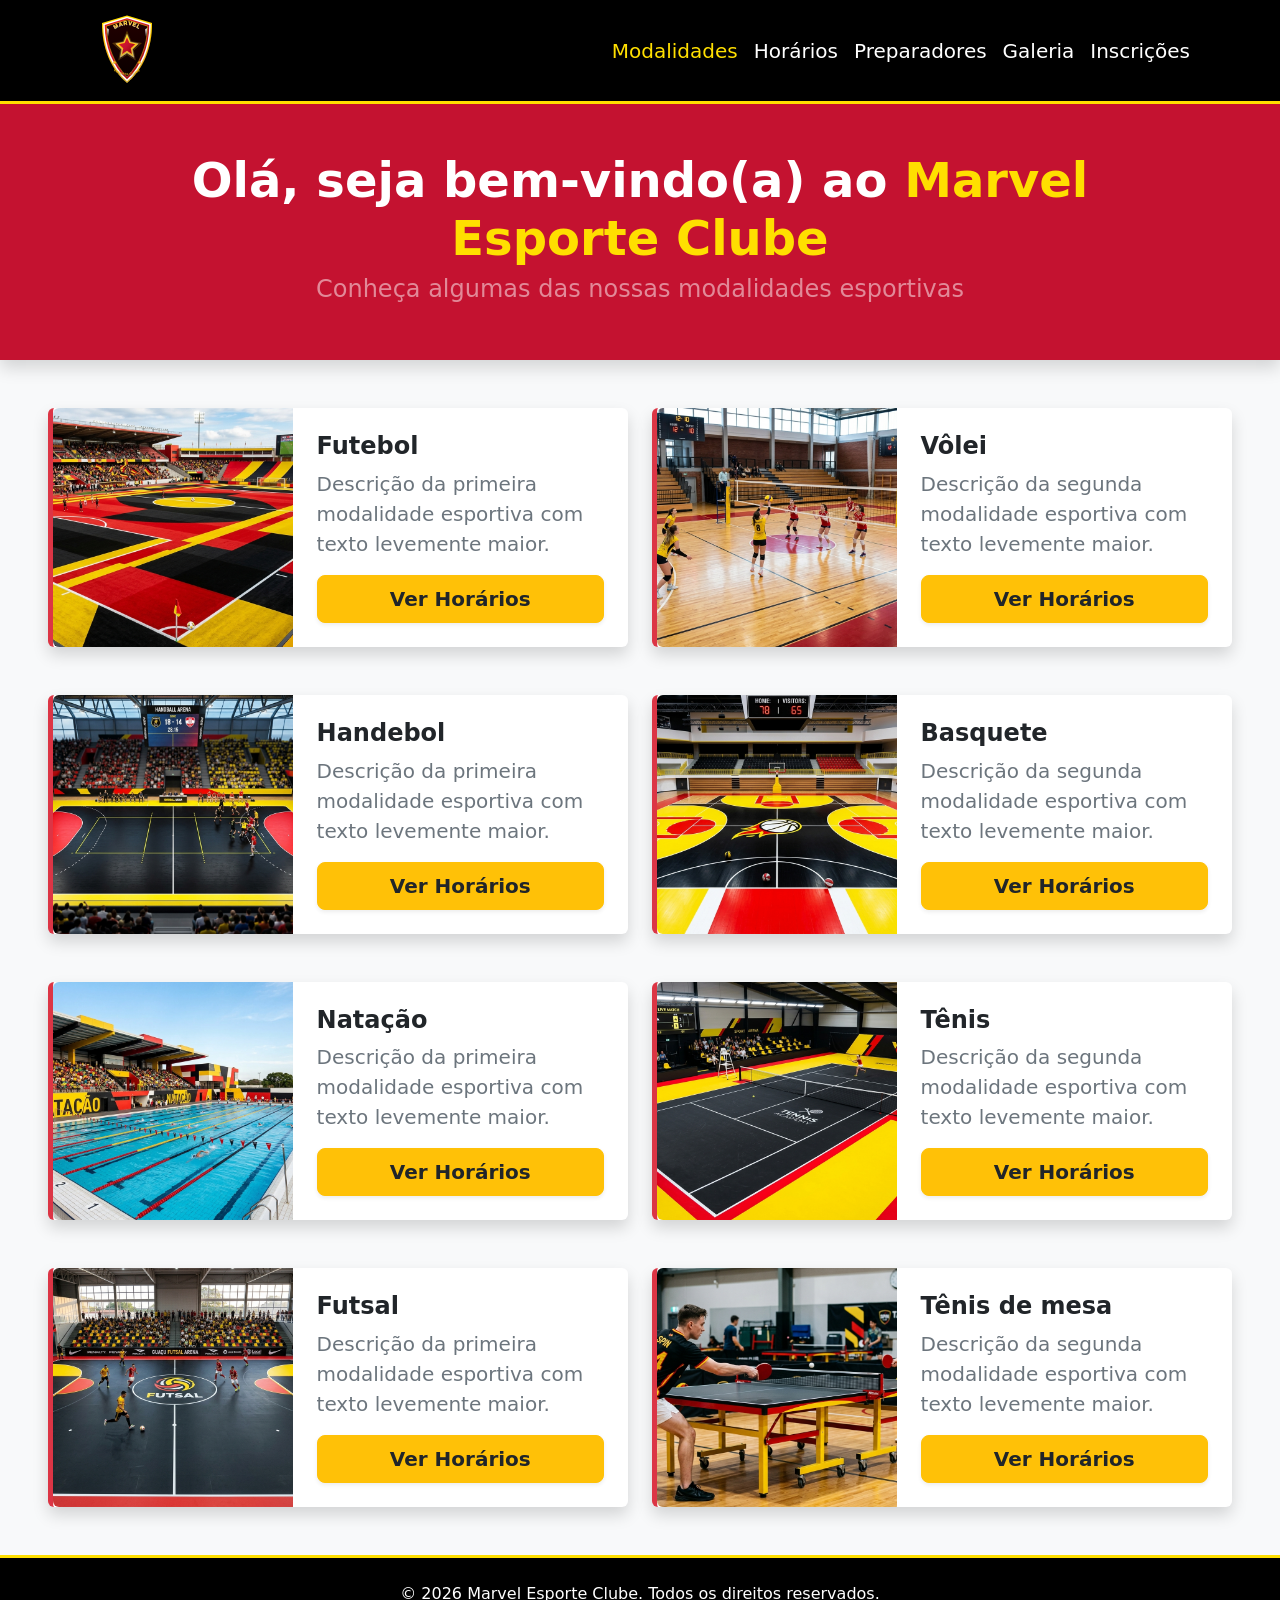
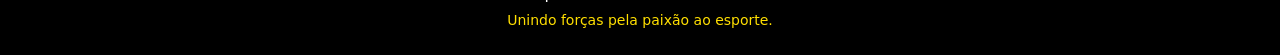
<file: Index.html>
<!DOCTYPE html>
<html lang="pt-br">
<head>
    <meta charset="UTF-8">
    <meta name="viewport" content="width=device-width, initial-scale=1.0">
    <title>Marvel Esporte Clube</title>
    <link href="https://cdn.jsdelivr.net/npm/bootstrap@5.3.8/dist/css/bootstrap.min.css" rel="stylesheet" integrity="sha384-sRIl4kxILFvY47J16cr9ZwB07vP4J8+LH7qKQnuqkuIAvNWLzeN8tE5YBujZqJLB" crossorigin="anonymous">
    <link rel="stylesheet" href="CSS/style.css">
</head>
<body class="bg-light">

<header>
  <nav class="navbar navbar-expand-lg navbar-dark bg-black border-bottom border-marvel-gold border-3 fs-5">
    <div class="container">
      <a class="navbar-brand" href="Index.html">
        <img src="Imagens/Escudo do time.svg" alt="Marvel Esporte Clube" width="90" height="75">
      </a>
      <button class="navbar-toggler" type="button" data-bs-toggle="collapse" data-bs-target="#navbarNav" aria-controls="navbarNav" aria-expanded="false" aria-label="Toggle navigation">
        <span class="navbar-toggler-icon"></span>
      </button>
      <div class="collapse navbar-collapse" id="navbarNav">
        <ul class="navbar-nav ms-auto"> 
          <li class="nav-item">
            <a class="nav-link active text-marvel-gold" aria-current="page" href="Index.html">Modalidades</a>
          </li>
          <li class="nav-item">
            <a class="nav-link text-white" href="Horários.html">Horários</a>
          </li>
          <li class="nav-item">
            <a class="nav-link text-white" href="Preparadores.html">Preparadores</a>
          </li>
          <li class="nav-item">
            <a class="nav-link text-white" href="Galeria.html">Galeria</a>
          </li>
          <li class="nav-item">
            <a class="nav-link text-white" href="Inscrições.html">Inscrições</a>
          </li>         
        </ul>
      </div>     
    </div>
  </nav>
</header>

<main>
  <section class="text-center py-5 bg-marvel-red text-white shadow">
    <div class="container">
      <h1 class="fw-bold display-5">Olá, seja bem-vindo(a) ao <span class="text-marvel-gold">Marvel Esporte Clube</span></h1> 
      <p class="h4 mt-2 text-white-50">Conheça algumas das nossas modalidades esportivas</p>
    </div>
  </section>

  <section class="container-fluid px-md-5 my-5">
    <div class="row g-4 justify-content-center">
      
      <!-- Futebol -->
      <div class="col-xl-6 col-lg-6 col-md-12">
        <article class="card h-100 shadow border-0 border-start border-danger border-5">
          <div class="row g-0">
            <div class="col-md-5">
              <img src="Imagens/Campo de futebol.jpg" class="img-fluid rounded-start h-100" style="object-fit: cover; min-height: 200px;" alt="Campo de futebol">
            </div>
            <div class="col-md-7">
              <div class="card-body p-4 d-flex flex-column justify-content-between">
                <div>
                  <h4 class="card-title fw-bold text-dark">Futebol</h4>
                  <p class="card-text fs-5 text-secondary">Descrição da primeira modalidade esportiva com texto levemente maior.</p>
                </div>
                <a href="Horários.html" class="btn btn-warning fw-bold text-dark btn-lg mt-3 shadow-sm">Ver Horários</a>
              </div>
            </div>
          </div>
        </article>
      </div>

      <!-- Vôlei -->
      <div class="col-xl-6 col-lg-6 col-md-12">
        <article class="card h-100 shadow border-0 border-start border-danger border-5">
          <div class="row g-0">
            <div class="col-md-5">
              <img src="Imagens/Quadra de volei.jpg" class="img-fluid rounded-start h-100" style="object-fit: cover; min-height: 200px;" alt="Vôlei">
            </div>
            <div class="col-md-7">
              <div class="card-body p-4 d-flex flex-column justify-content-between">
                <div>
                  <h4 class="card-title fw-bold text-dark">Vôlei</h4>
                  <p class="card-text fs-5 text-secondary">Descrição da segunda modalidade esportiva com texto levemente maior.</p>
                </div>
                <a href="Horários.html" class="btn btn-warning fw-bold text-dark btn-lg mt-3 shadow-sm">Ver Horários</a>
              </div>
            </div>
          </div>
        </article>
      </div>

    </div>
  </section>

  <section class="container-fluid px-md-5 my-5">
    <div class="row g-4 justify-content-center">
      
      <!-- Handebol -->
      <div class="col-xl-6 col-lg-6 col-md-12">
        <article class="card h-100 shadow border-0 border-start border-danger border-5">
          <div class="row g-0">
            <div class="col-md-5">
              <img src="Imagens/Quadra de Handebol.jpg" class="img-fluid rounded-start h-100" style="object-fit: cover; min-height: 200px;" alt="Handebol">
            </div>
            <div class="col-md-7">
              <div class="card-body p-4 d-flex flex-column justify-content-between">
                <div>
                  <h4 class="card-title fw-bold text-dark">Handebol</h4>
                  <p class="card-text fs-5 text-secondary">Descrição da primeira modalidade esportiva com texto levemente maior.</p>
                </div>
                <a href="Horários.html" class="btn btn-warning fw-bold text-dark btn-lg mt-3 shadow-sm">Ver Horários</a>
              </div>
            </div>
          </div>
        </article>
      </div>

      <!-- Basquete -->
      <div class="col-xl-6 col-lg-6 col-md-12">
        <article class="card h-100 shadow border-0 border-start border-danger border-5">
          <div class="row g-0">
            <div class="col-md-5">
              <img src="Imagens/Quadra de Basquete.jpg" class="img-fluid rounded-start h-100" style="object-fit: cover; min-height: 200px;" alt="Basquete">
            </div>
            <div class="col-md-7">
              <div class="card-body p-4 d-flex flex-column justify-content-between">
                <div>
                  <h4 class="card-title fw-bold text-dark">Basquete</h4>
                  <p class="card-text fs-5 text-secondary">Descrição da segunda modalidade esportiva com texto levemente maior.</p>
                </div>
                <a href="Horários.html" class="btn btn-warning fw-bold text-dark btn-lg mt-3 shadow-sm">Ver Horários</a>
              </div>
            </div>
          </div>
        </article>
      </div>

    </div>
  </section>

  <section class="container-fluid px-md-5 my-5">
    <div class="row g-4 justify-content-center">
      
      <!-- Natação -->
      <div class="col-xl-6 col-lg-6 col-md-12">
        <article class="card h-100 shadow border-0 border-start border-danger border-5">
          <div class="row g-0">
            <div class="col-md-5">
              <img src="Imagens/Piscina de Natação.jpg" class="img-fluid rounded-start h-100" style="object-fit: cover; min-height: 200px;" alt="Natação">
            </div>
            <div class="col-md-7">
              <div class="card-body p-4 d-flex flex-column justify-content-between">
                <div>
                  <h4 class="card-title fw-bold text-dark">Natação</h4>
                  <p class="card-text fs-5 text-secondary">Descrição da primeira modalidade esportiva com texto levemente maior.</p>
                </div>
                <a href="Horários.html" class="btn btn-warning fw-bold text-dark btn-lg mt-3 shadow-sm">Ver Horários</a>
              </div>
            </div>
          </div>
        </article>
      </div>

      <!-- Tênis -->
      <div class="col-xl-6 col-lg-6 col-md-12">
        <article class="card h-100 shadow border-0 border-start border-danger border-5">
          <div class="row g-0">
            <div class="col-md-5">
              <img src="Imagens/Quadra de Tênis.jpg" class="img-fluid rounded-start h-100" style="object-fit: cover; min-height: 200px;" alt="Tênis">
            </div>
            <div class="col-md-7">
              <div class="card-body p-4 d-flex flex-column justify-content-between">
                <div>
                  <h4 class="card-title fw-bold text-dark">Tênis</h4>
                  <p class="card-text fs-5 text-secondary">Descrição da segunda modalidade esportiva com texto levemente maior.</p>
                </div>
                <a href="Horários.html" class="btn btn-warning fw-bold text-dark btn-lg mt-3 shadow-sm">Ver Horários</a>
              </div>
            </div>
          </div>
        </article>
      </div>

    </div>
  </section>
     
  <section class="container-fluid px-md-5 my-5">
    <div class="row g-4 justify-content-center">
      
      <!-- Futsal -->
      <div class="col-xl-6 col-lg-6 col-md-12">
        <article class="card h-100 shadow border-0 border-start border-danger border-5">
          <div class="row g-0">
            <div class="col-md-5">
              <img src="Imagens/Quadra de futsal.jpg" class="img-fluid rounded-start h-100" style="object-fit: cover; min-height: 200px;" alt="Futsal">
            </div>
            <div class="col-md-7">
              <div class="card-body p-4 d-flex flex-column justify-content-between">
                <div>
                  <h4 class="card-title fw-bold text-dark">Futsal</h4>
                  <p class="card-text fs-5 text-secondary">Descrição da primeira modalidade esportiva com texto levemente maior.</p>
                </div>
                <a href="Horários.html" class="btn btn-warning fw-bold text-dark btn-lg mt-3 shadow-sm">Ver Horários</a>
              </div>
            </div>
          </div>
        </article>
      </div>

      <!-- Tênis de mesa -->
      <div class="col-xl-6 col-lg-6 col-md-12">
        <article class="card h-100 shadow border-0 border-start border-danger border-5">
          <div class="row g-0">
            <div class="col-md-5">
              <img src="Imagens/Quadra de tênis de mesa.jpg" class="img-fluid rounded-start h-100" style="object-fit: cover; min-height: 200px;" alt="Tênis de mesa">
            </div>
            <div class="col-md-7">
              <div class="card-body p-4 d-flex flex-column justify-content-between">
                <div>
                  <h4 class="card-title fw-bold text-dark">Tênis de mesa</h4>
                  <p class="card-text fs-5 text-secondary">Descrição da segunda modalidade esportiva com texto levemente maior.</p>
                </div>
                <a href="Horários.html" class="btn btn-warning fw-bold text-dark btn-lg mt-3 shadow-sm">Ver Horários</a>
              </div>
            </div>
          </div>
        </article>
      </div>

    </div>
  </section>
</main>

<footer class="bg-black text-white text-center py-4 mt-5 border-top border-marvel-gold border-3">
  <div class="container">
    <p class="mb-1">&copy; 2026 Marvel Esporte Clube. Todos os direitos reservados.</p>
    <p class="small text-marvel-gold mb-0">Unindo forças pela paixão ao esporte.</p>
  </div>
</footer>

<script src="https://cdn.jsdelivr.net/npm/bootstrap@5.3.8/dist/js/bootstrap.bundle.min.js" integrity="sha384-FKyoEForCGlyvwx9Hj09JcYn3nv7wiPVlz7YYwJrWVcXK/BmnVDxM+D2scQbITxI" crossorigin="anonymous"></script>
</body>
</html>
</file>
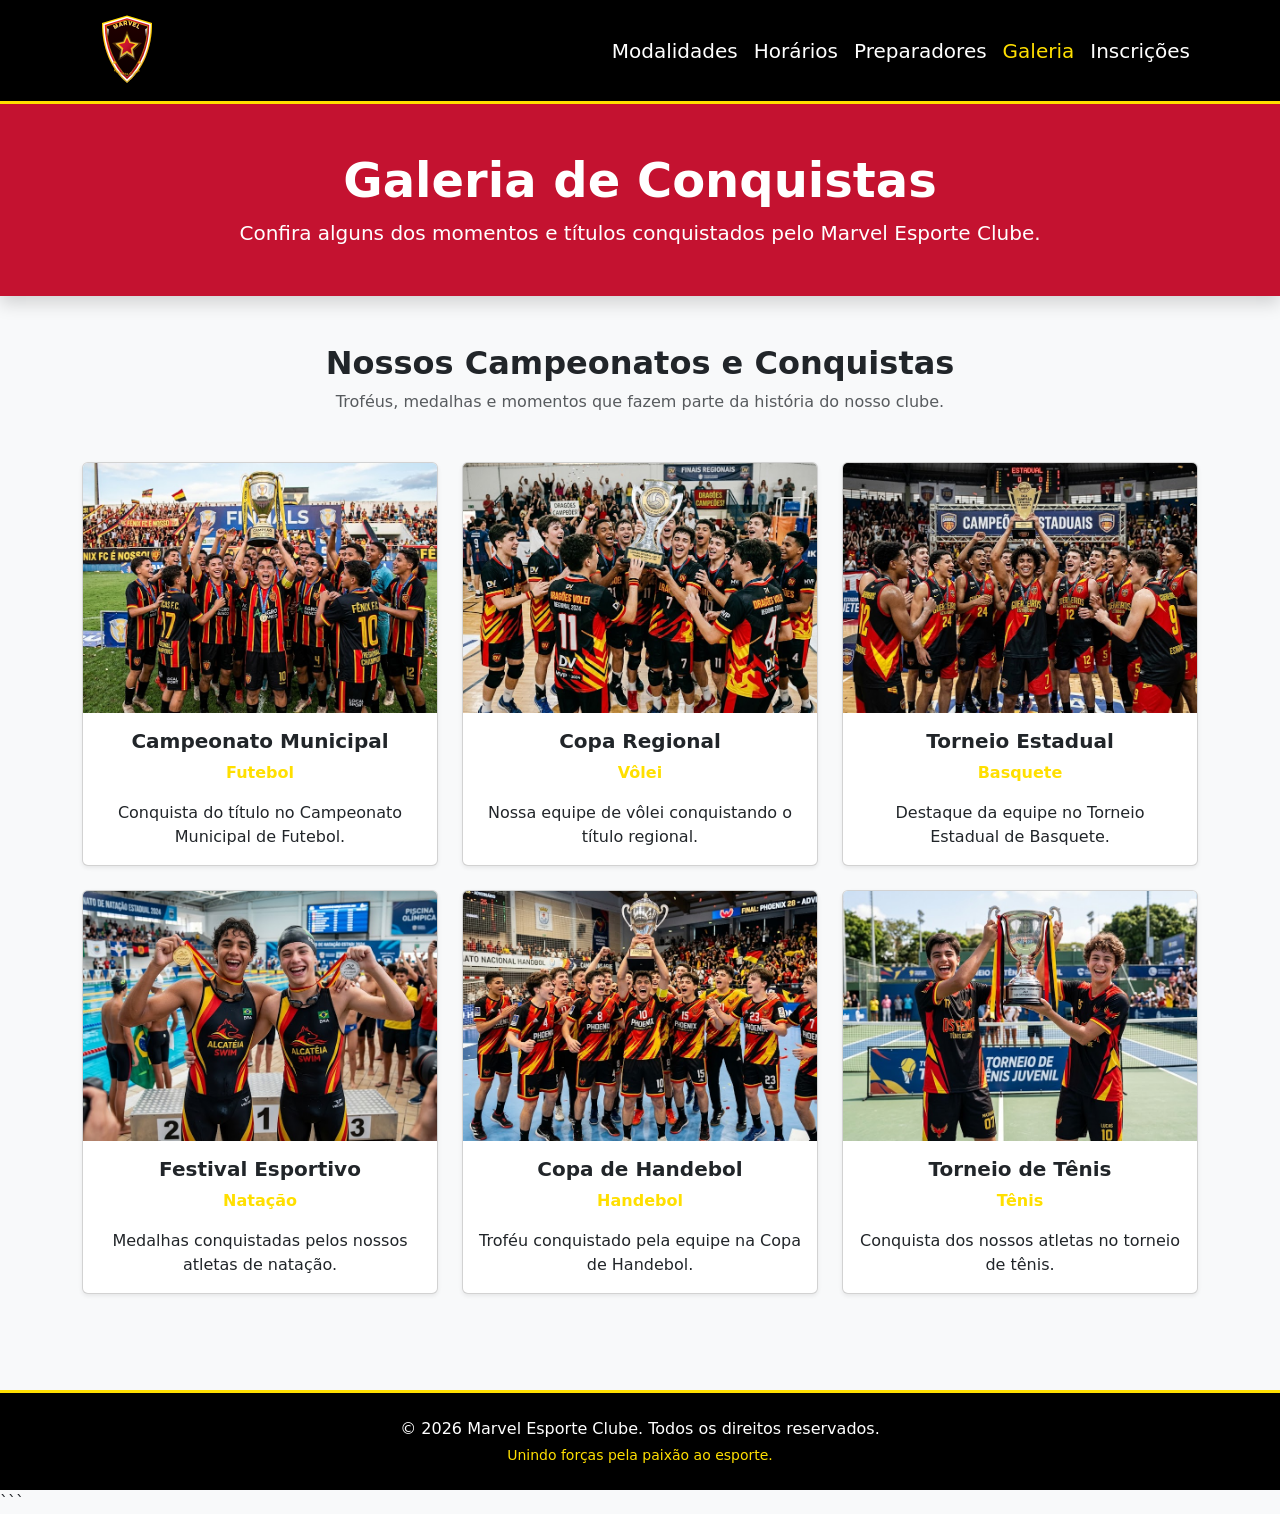
<file: Galeria.html>
<!DOCTYPE html>
<html lang="pt-br">

<head>
    <meta charset="UTF-8">
    <meta name="viewport" content="width=device-width, initial-scale=1.0">

    <title>Galeria - Marvel Esporte Clube</title>

    <link href="https://cdn.jsdelivr.net/npm/bootstrap@5.3.8/dist/css/bootstrap.min.css"
          rel="stylesheet">

    <link rel="stylesheet" href="CSS/style.css">
</head>

<body class="bg-light">

    
 <header>
  <nav class="navbar navbar-expand-lg navbar-dark bg-black border-bottom border-marvel-gold border-3 fs-5">
    <div class="container">
      <a class="navbar-brand" href="Index.html">
        <img src="Imagens/Escudo do time.svg" alt="Marvel Esporte Clube" width="90" height="75">
      </a>

      <button class="navbar-toggler" type="button" data-bs-toggle="collapse" data-bs-target="#navbarNav" aria-controls="navbarNav" aria-expanded="false" aria-label="Toggle navigation">
        <span class="navbar-toggler-icon"></span>
      </button>

      <div class="collapse navbar-collapse" id="navbarNav">
        <ul class="navbar-nav ms-auto"> 
          <li class="nav-item">
            <a class="nav-link text-white" href="Index.html">Modalidades</a>
          </li>

          <li class="nav-item">
            <a class="nav-link text-white" href="Horários.html">Horários</a>
          </li>

          <li class="nav-item">
            <a class="nav-link text-white" href="Preparadores.html">Preparadores</a>
          </li>

          <li class="nav-item">
            <a class="nav-link active text-marvel-gold" aria-current="page" href="Galeria.html">Galeria</a>
          </li>

          <li class="nav-item">
            <a class="nav-link text-white" href="Inscrições.html">Inscrições</a>
          </li>         
        </ul>
      </div>     
    </div>
  </nav>
</header>


    <main>

       
        <section class="text-center py-5 bg-marvel-red text-white shadow">
            <div class="container">

                <h1 class="display-5 fw-bold">
                    Galeria de Conquistas
                </h1>

                <p class="lead mb-0">
                    Confira alguns dos momentos e títulos conquistados pelo Marvel Esporte Clube.
                </p>

            </div>
        </section>



        <section class="container py-5">

            <div class="text-center mb-5">

                <h2 class="fw-bold">
                    Nossos Campeonatos e Conquistas
                </h2>

                <p class="text-muted">
                    Troféus, medalhas e momentos que fazem parte da história do nosso clube.
                </p>

            </div>


            <div class="row g-4">


                
                <article class="col-xl-4 col-lg-4 col-md-6 col-sm-12">

                    <div class="card h-100 shadow-sm">

                        <img src="Imagens/Futebol.jpg"
                             alt="Taça do Campeonato Municipal de Futebol"
                             class="card-img-top"
                             style="height: 250px; object-fit: cover;">

                        <div class="card-body text-center">

                            <h3 class="h5 fw-bold">
                                Campeonato Municipal
                            </h3>

                            <p class="text-marvel-gold fw-bold">
                                Futebol
                            </p>

                            <p class="card-text">
                                Conquista do título no Campeonato Municipal de Futebol.
                            </p>

                        </div>

                    </div>

                </article>


             
                <article class="col-xl-4 col-lg-4 col-md-6 col-sm-12">

                    <div class="card h-100 shadow-sm">

                        <img src="Imagens/Volei.jpg"
                             alt="Taça da Copa Regional de Vôlei"
                             class="card-img-top"
                             style="height: 250px; object-fit: cover;">

                        <div class="card-body text-center">

                            <h3 class="h5 fw-bold">
                                Copa Regional
                            </h3>

                            <p class="text-marvel-gold fw-bold">
                                Vôlei
                            </p>

                            <p class="card-text">
                                Nossa equipe de vôlei conquistando o título regional.
                            </p>

                        </div>

                    </div>

                </article>


                
                <article class="col-xl-4 col-lg-4 col-md-6 col-sm-12">

                    <div class="card h-100 shadow-sm">

                        <img src="Imagens/Basquete.jpg"
                             alt="Taça do Torneio Estadual de Basquete"
                             class="card-img-top"
                             style="height: 250px; object-fit: cover;">

                        <div class="card-body text-center">

                            <h3 class="h5 fw-bold">
                                Torneio Estadual
                            </h3>

                            <p class="text-marvel-gold fw-bold">
                                Basquete
                            </p>

                            <p class="card-text">
                                Destaque da equipe no Torneio Estadual de Basquete.
                            </p>

                        </div>

                    </div>

                </article>


                
                <article class="col-xl-4 col-lg-4 col-md-6 col-sm-12">

                    <div class="card h-100 shadow-sm">

                        <img src="Imagens/Natacao.jpg"
                             alt="Medalhas de competição de natação"
                             class="card-img-top"
                             style="height: 250px; object-fit: cover;">

                        <div class="card-body text-center">

                            <h3 class="h5 fw-bold">
                                Festival Esportivo
                            </h3>

                            <p class="text-marvel-gold fw-bold">
                                Natação
                            </p>

                            <p class="card-text">
                                Medalhas conquistadas pelos nossos atletas de natação.
                            </p>

                        </div>

                    </div>

                </article>


               
                <article class="col-xl-4 col-lg-4 col-md-6 col-sm-12">

                    <div class="card h-100 shadow-sm">

                        <img src="Imagens/Handebol.jpg"
                             alt="Taça da Copa de Handebol"
                             class="card-img-top"
                             style="height: 250px; object-fit: cover;">

                        <div class="card-body text-center">

                            <h3 class="h5 fw-bold">
                                Copa de Handebol
                            </h3>

                            <p class="text-marvel-gold fw-bold">
                                Handebol
                            </p>

                            <p class="card-text">
                                Troféu conquistado pela equipe na Copa de Handebol.
                            </p>

                        </div>

                    </div>

                </article>


            
                <article class="col-xl-4 col-lg-4 col-md-6 col-sm-12">

                    <div class="card h-100 shadow-sm">

                        <img src="Imagens/Tenis.jpg"
                             alt="Troféu de competição de tênis"
                             class="card-img-top"
                             style="height: 250px; object-fit: cover;">

                        <div class="card-body text-center">

                            <h3 class="h5 fw-bold">
                                Torneio de Tênis
                            </h3>

                            <p class="text-marvel-gold fw-bold">
                                Tênis
                            </p>

                            <p class="card-text">
                                Conquista dos nossos atletas no torneio de tênis.
                            </p>

                        </div>

                    </div>

                </article>


            </div>

        </section>

    </main>


    
    <footer class="bg-black text-white text-center py-4 mt-5 border-top border-marvel-gold border-3">

        <div class="container">

            <p class="mb-1">
                &copy; 2026 Marvel Esporte Clube. Todos os direitos reservados.
            </p>

            <p class="small text-marvel-gold mb-0">
                Unindo forças pela paixão ao esporte.
            </p>

        </div>

    </footer>


    <script src="https://cdn.jsdelivr.net/npm/bootstrap@5.3.8/dist/js/bootstrap.bundle.min.js"></script>

    <script src="JS/script.js"></script>

</body>

</html>
```
</file>
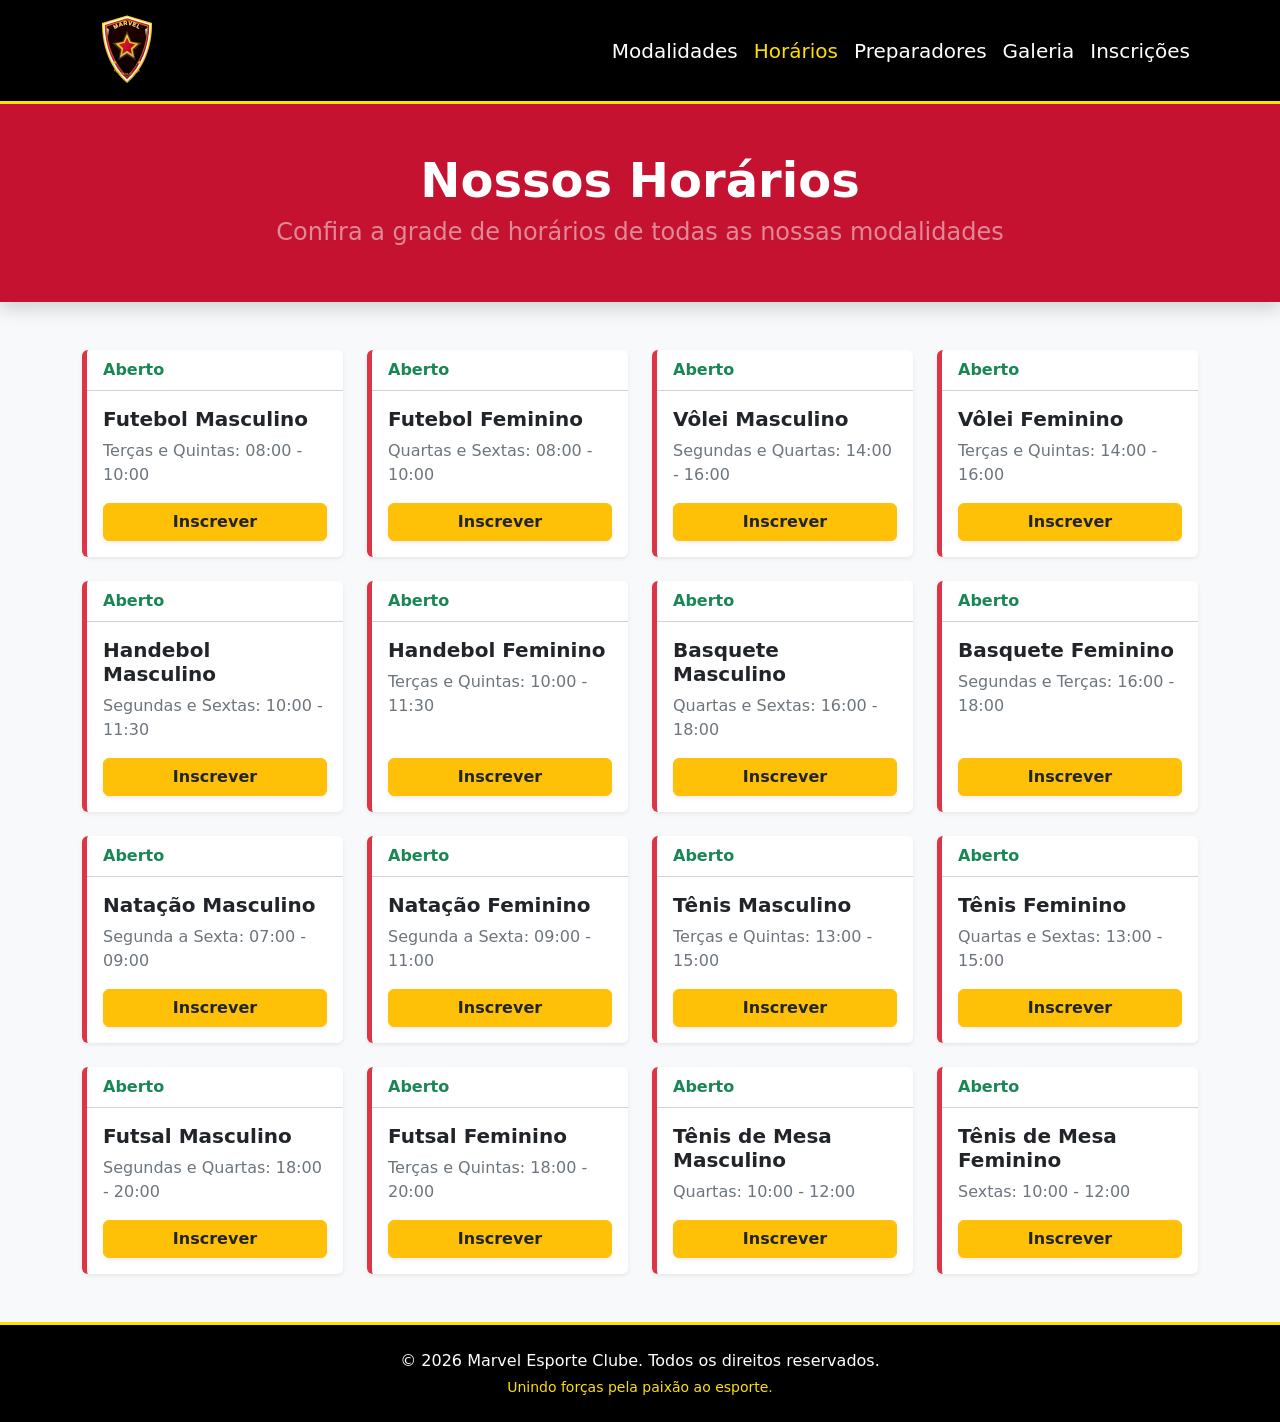
<file: Horários.html>
<!DOCTYPE html>
<html lang="pt-br">
<head>
    <meta charset="UTF-8">
    <meta name="viewport" content="width=device-width, initial-scale=1.0">
    <title>Horários - Marvel Esporte Clube</title>
    <link href="https://cdn.jsdelivr.net/npm/bootstrap@5.3.8/dist/css/bootstrap.min.css" rel="stylesheet" integrity="sha384-sRIl4kxILFvY47J16cr9ZwB07vP4J8+LH7qKQnuqkuIAvNWLzeN8tE5YBujZqJLB" crossorigin="anonymous">
    <link rel="stylesheet" href="CSS/style.css">
</head>
<body class="bg-light">
 
<header>
  <nav class="navbar navbar-expand-lg navbar-dark bg-black border-bottom border-marvel-gold border-3 fs-5">
    <div class="container">
      <a class="navbar-brand" href="Index.html">
        <img src="Imagens/Escudo do time.svg" alt="Marvel Esporte Clube" width="90" height="75">
      </a>
      <button class="navbar-toggler" type="button" data-bs-toggle="collapse" data-bs-target="#navbarNav" aria-controls="navbarNav" aria-expanded="false" aria-label="Toggle navigation">
        <span class="navbar-toggler-icon"></span>
      </button>
      <div class="collapse navbar-collapse" id="navbarNav">
        <ul class="navbar-nav ms-auto"> 
          <li class="nav-item">
            <a class="nav-link text-white" href="Index.html">Modalidades</a>
          </li>
          <li class="nav-item">
            <a class="nav-link active text-marvel-gold" aria-current="page" href="Horários.html">Horários</a>
          </li>
          <li class="nav-item">
            <a class="nav-link text-white" href="Preparadores.html">Preparadores</a>
          </li>
          <li class="nav-item">
            <a class="nav-link text-white" href="Galeria.html">Galeria</a>
          </li>
          <li class="nav-item">
            <a class="nav-link text-white" href="Inscrições.html">Inscrições</a>
          </li>        
        </ul>
      </div>    
    </div>
  </nav>
</header>

<main>

  <section class="text-center py-5 bg-marvel-red text-white shadow">
    <div class="container">
      <h1 class="fw-bold display-5">Nossos Horários</h1> 
      <p class="h4 mt-2 text-white-50">Confira a grade de horários de todas as nossas modalidades</p>
    </div>
  </section>

  <section class="container my-5">
    <div class="row g-4">

      <!-- Futebol Masculino -->
      <div class="col-xl-3 col-lg-4 col-md-6 col-sm-12">
        <article class="card h-100 shadow-sm border-0 border-start border-danger border-5">
          <div class="card-header bg-white fw-bold text-success">Aberto</div>
          <div class="card-body d-flex flex-column justify-content-between">
            <div>
              <h5 class="card-title fw-bold text-dark">Futebol Masculino</h5>
              <p class="card-text text-secondary">Terças e Quintas: 08:00 - 10:00</p>
            </div>
            <a href="Inscrições.html" class="btn btn-warning fw-bold text-dark mt-3 shadow-sm">Inscrever</a>
          </div>
        </article>
      </div>

      <!-- Futebol Feminino -->
      <div class="col-xl-3 col-lg-4 col-md-6 col-sm-12">
        <article class="card h-100 shadow-sm border-0 border-start border-danger border-5">
          <div class="card-header bg-white fw-bold text-success">Aberto</div>
          <div class="card-body d-flex flex-column justify-content-between">
            <div>
              <h5 class="card-title fw-bold text-dark">Futebol Feminino</h5>
              <p class="card-text text-secondary">Quartas e Sextas: 08:00 - 10:00</p>
            </div>
            <a href="Inscrições.html" class="btn btn-warning fw-bold text-dark mt-3 shadow-sm">Inscrever</a>
          </div>
        </article>
      </div>

      <!-- Vôlei Masculino -->
      <div class="col-xl-3 col-lg-4 col-md-6 col-sm-12">
        <article class="card h-100 shadow-sm border-0 border-start border-danger border-5">
          <div class="card-header bg-white fw-bold text-success">Aberto</div>
          <div class="card-body d-flex flex-column justify-content-between">
            <div>
              <h5 class="card-title fw-bold text-dark">Vôlei Masculino</h5>
              <p class="card-text text-secondary">Segundas e Quartas: 14:00 - 16:00</p>
            </div>
            <a href="Inscrições.html" class="btn btn-warning fw-bold text-dark mt-3 shadow-sm">Inscrever</a>
          </div>
        </article>
      </div>

      <!-- Vôlei Feminino -->
      <div class="col-xl-3 col-lg-4 col-md-6 col-sm-12">
        <article class="card h-100 shadow-sm border-0 border-start border-danger border-5">
          <div class="card-header bg-white fw-bold text-success">Aberto</div>
          <div class="card-body d-flex flex-column justify-content-between">
            <div>
              <h5 class="card-title fw-bold text-dark">Vôlei Feminino</h5>
              <p class="card-text text-secondary">Terças e Quintas: 14:00 - 16:00</p>
            </div>
            <a href="Inscrições.html" class="btn btn-warning fw-bold text-dark mt-3 shadow-sm">Inscrever</a>
          </div>
        </article>
      </div>

      <!-- Handebol Masculino -->
      <div class="col-xl-3 col-lg-4 col-md-6 col-sm-12">
        <article class="card h-100 shadow-sm border-0 border-start border-danger border-5">
          <div class="card-header bg-white fw-bold text-success">Aberto</div>
          <div class="card-body d-flex flex-column justify-content-between">
            <div>
              <h5 class="card-title fw-bold text-dark">Handebol Masculino</h5>
              <p class="card-text text-secondary">Segundas e Sextas: 10:00 - 11:30</p>
            </div>
            <a href="Inscrições.html" class="btn btn-warning fw-bold text-dark mt-3 shadow-sm">Inscrever</a>
          </div>
        </article>
      </div>

      <!-- Handebol Feminino -->
      <div class="col-xl-3 col-lg-4 col-md-6 col-sm-12">
        <article class="card h-100 shadow-sm border-0 border-start border-danger border-5">
          <div class="card-header bg-white fw-bold text-success">Aberto</div>
          <div class="card-body d-flex flex-column justify-content-between">
            <div>
              <h5 class="card-title fw-bold text-dark">Handebol Feminino</h5>
              <p class="card-text text-secondary">Terças e Quintas: 10:00 - 11:30</p>
            </div>
            <a href="Inscrições.html" class="btn btn-warning fw-bold text-dark mt-3 shadow-sm">Inscrever</a>
          </div>
        </article>
      </div>

      <!-- Basquete Masculino -->
      <div class="col-xl-3 col-lg-4 col-md-6 col-sm-12">
        <article class="card h-100 shadow-sm border-0 border-start border-danger border-5">
          <div class="card-header bg-white fw-bold text-success">Aberto</div>
          <div class="card-body d-flex flex-column justify-content-between">
            <div>
              <h5 class="card-title fw-bold text-dark">Basquete Masculino</h5>
              <p class="card-text text-secondary">Quartas e Sextas: 16:00 - 18:00</p>
            </div>
            <a href="Inscrições.html" class="btn btn-warning fw-bold text-dark mt-3 shadow-sm">Inscrever</a>
          </div>
        </article>
      </div>

      <!-- Basquete Feminino -->
      <div class="col-xl-3 col-lg-4 col-md-6 col-sm-12">
        <article class="card h-100 shadow-sm border-0 border-start border-danger border-5">
          <div class="card-header bg-white fw-bold text-success">Aberto</div>
          <div class="card-body d-flex flex-column justify-content-between">
            <div>
              <h5 class="card-title fw-bold text-dark">Basquete Feminino</h5>
              <p class="card-text text-secondary">Segundas e Terças: 16:00 - 18:00</p>
            </div>
            <a href="Inscrições.html" class="btn btn-warning fw-bold text-dark mt-3 shadow-sm">Inscrever</a>
          </div>
        </article>
      </div>

      <!-- Natação Masculino -->
      <div class="col-xl-3 col-lg-4 col-md-6 col-sm-12">
        <article class="card h-100 shadow-sm border-0 border-start border-danger border-5">
          <div class="card-header bg-white fw-bold text-success">Aberto</div>
          <div class="card-body d-flex flex-column justify-content-between">
            <div>
              <h5 class="card-title fw-bold text-dark">Natação Masculino</h5>
              <p class="card-text text-secondary">Segunda a Sexta: 07:00 - 09:00</p>
            </div>
            <a href="Inscrições.html" class="btn btn-warning fw-bold text-dark mt-3 shadow-sm">Inscrever</a>
          </div>
        </article>
      </div>

      <!-- Natação Feminino -->
      <div class="col-xl-3 col-lg-4 col-md-6 col-sm-12">
        <article class="card h-100 shadow-sm border-0 border-start border-danger border-5">
          <div class="card-header bg-white fw-bold text-success">Aberto</div>
          <div class="card-body d-flex flex-column justify-content-between">
            <div>
              <h5 class="card-title fw-bold text-dark">Natação Feminino</h5>
              <p class="card-text text-secondary">Segunda a Sexta: 09:00 - 11:00</p>
            </div>
            <a href="Inscrições.html" class="btn btn-warning fw-bold text-dark mt-3 shadow-sm">Inscrever</a>
          </div>
        </article>
      </div>

      <!-- Tênis Masculino -->
      <div class="col-xl-3 col-lg-4 col-md-6 col-sm-12">
        <article class="card h-100 shadow-sm border-0 border-start border-danger border-5">
          <div class="card-header bg-white fw-bold text-success">Aberto</div>
          <div class="card-body d-flex flex-column justify-content-between">
            <div>
              <h5 class="card-title fw-bold text-dark">Tênis Masculino</h5>
              <p class="card-text text-secondary">Terças e Quintas: 13:00 - 15:00</p>
            </div>
            <a href="Inscrições.html" class="btn btn-warning fw-bold text-dark mt-3 shadow-sm">Inscrever</a>
          </div>
        </article>
      </div>

      <!-- Tênis Feminino -->
      <div class="col-xl-3 col-lg-4 col-md-6 col-sm-12">
        <article class="card h-100 shadow-sm border-0 border-start border-danger border-5">
          <div class="card-header bg-white fw-bold text-success">Aberto</div>
          <div class="card-body d-flex flex-column justify-content-between">
            <div>
              <h5 class="card-title fw-bold text-dark">Tênis Feminino</h5>
              <p class="card-text text-secondary">Quartas e Sextas: 13:00 - 15:00</p>
            </div>
            <a href="Inscrições.html" class="btn btn-warning fw-bold text-dark mt-3 shadow-sm">Inscrever</a>
          </div>
        </article>
      </div>

      <!-- Futsal Masculino -->
      <div class="col-xl-3 col-lg-4 col-md-6 col-sm-12">
        <article class="card h-100 shadow-sm border-0 border-start border-danger border-5">
          <div class="card-header bg-white fw-bold text-success">Aberto</div>
          <div class="card-body d-flex flex-column justify-content-between">
            <div>
              <h5 class="card-title fw-bold text-dark">Futsal Masculino</h5>
              <p class="card-text text-secondary">Segundas e Quartas: 18:00 - 20:00</p>
            </div>
            <a href="Inscrições.html" class="btn btn-warning fw-bold text-dark mt-3 shadow-sm">Inscrever</a>
          </div>
        </article>
      </div>

      <!-- Futsal Feminino -->
      <div class="col-xl-3 col-lg-4 col-md-6 col-sm-12">
        <article class="card h-100 shadow-sm border-0 border-start border-danger border-5">
          <div class="card-header bg-white fw-bold text-success">Aberto</div>
          <div class="card-body d-flex flex-column justify-content-between">
            <div>
              <h5 class="card-title fw-bold text-dark">Futsal Feminino</h5>
              <p class="card-text text-secondary">Terças e Quintas: 18:00 - 20:00</p>
            </div>
            <a href="Inscrições.html" class="btn btn-warning fw-bold text-dark mt-3 shadow-sm">Inscrever</a>
          </div>
        </article>
      </div>

      <!-- Tênis de Mesa Masculino -->
      <div class="col-xl-3 col-lg-4 col-md-6 col-sm-12">
        <article class="card h-100 shadow-sm border-0 border-start border-danger border-5">
          <div class="card-header bg-white fw-bold text-success">Aberto</div>
          <div class="card-body d-flex flex-column justify-content-between">
            <div>
              <h5 class="card-title fw-bold text-dark">Tênis de Mesa Masculino</h5>
              <p class="card-text text-secondary">Quartas: 10:00 - 12:00</p>
            </div>
            <a href="Inscrições.html" class="btn btn-warning fw-bold text-dark mt-3 shadow-sm">Inscrever</a>
          </div>
        </article>
      </div>

      <!-- Tênis de Mesa Feminino -->
      <div class="col-xl-3 col-lg-4 col-md-6 col-sm-12">
        <article class="card h-100 shadow-sm border-0 border-start border-danger border-5">
          <div class="card-header bg-white fw-bold text-success">Aberto</div>
          <div class="card-body d-flex flex-column justify-content-between">
            <div>
              <h5 class="card-title fw-bold text-dark">Tênis de Mesa Feminino</h5>
              <p class="card-text text-secondary">Sextas: 10:00 - 12:00</p>
            </div>
            <a href="Inscrições.html" class="btn btn-warning fw-bold text-dark mt-3 shadow-sm">Inscrever</a>
          </div>
        </article>
      </div>

    </div>
  </section>

</main>

<footer class="bg-black text-white text-center py-4 mt-5 border-top border-marvel-gold border-3">
  <div class="container">
    <p class="mb-1">&copy; 2026 Marvel Esporte Clube. Todos os direitos reservados.</p>
    <p class="small text-marvel-gold mb-0">Unindo forças pela paixão ao esporte.</p>
  </div>
</footer>

<script src="https://cdn.jsdelivr.net/npm/bootstrap@5.3.8/dist/js/bootstrap.bundle.min.js" integrity="sha384-FKyoEForCGlyvwx9Hj09JcYn3nv7wiPVlz7YYwJrWVcXK/BmnVDxM+D2scQbITxI" crossorigin="anonymous"></script>
</body>
</html>
</file>
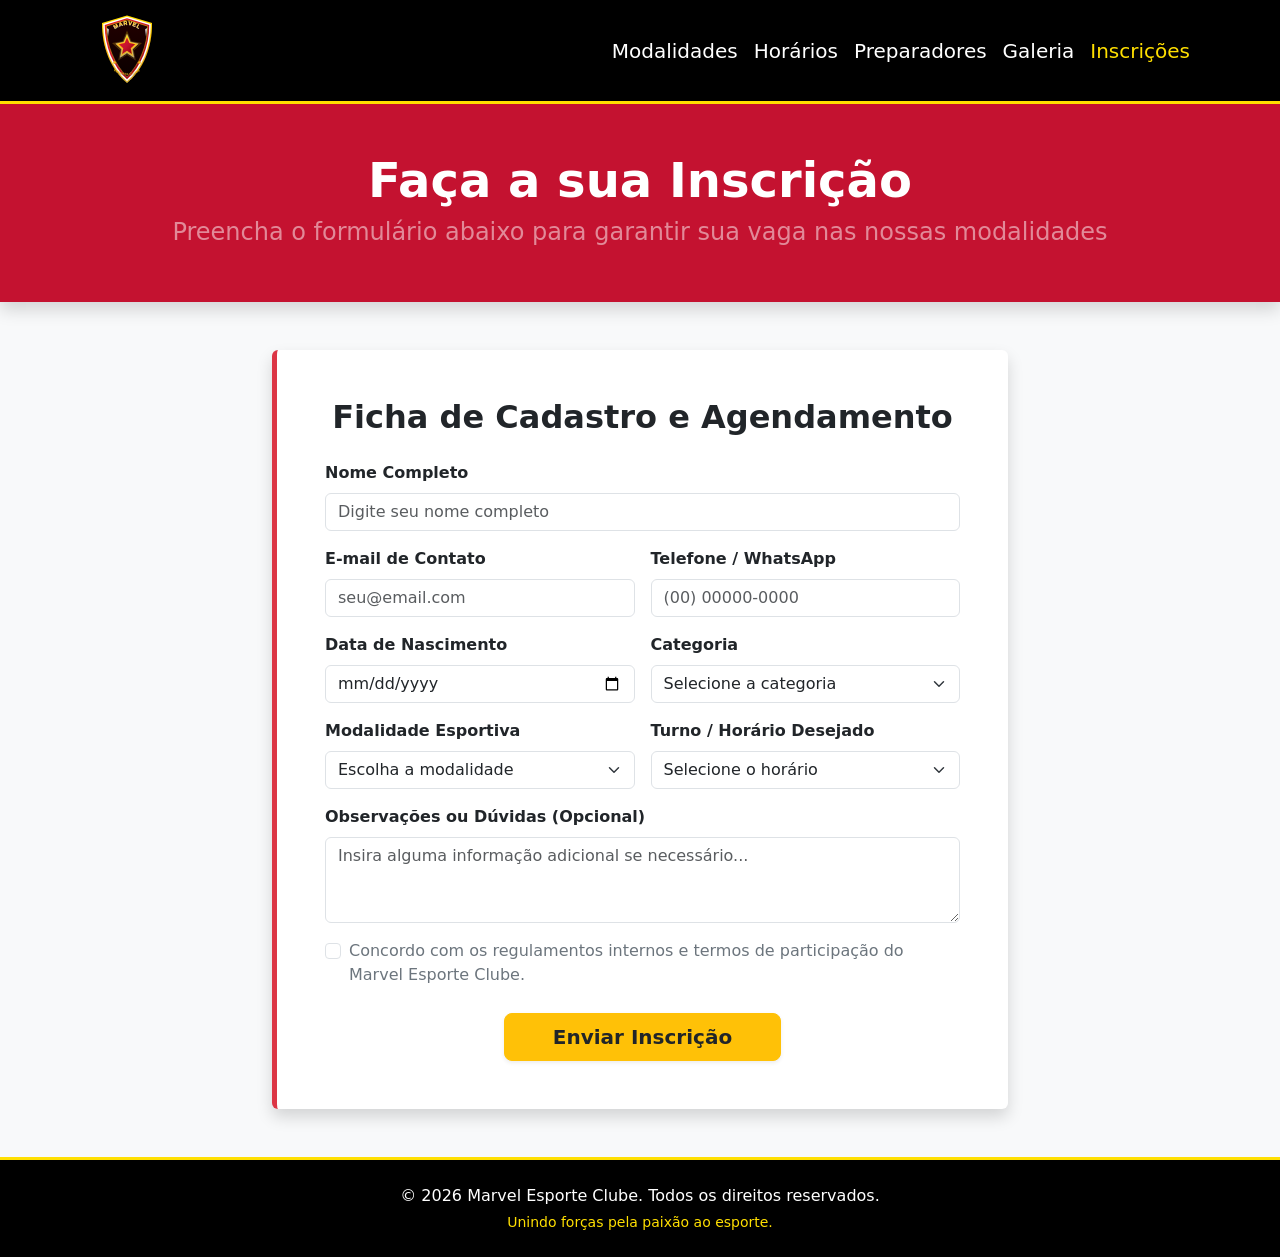
<file: Inscrições.html>
<!DOCTYPE html>
<html lang="pt-br">
<head>
    <meta charset="UTF-8">
    <meta name="viewport" content="width=device-width, initial-scale=1.0">
    <title>Inscrições - Marvel Esporte Clube</title>
    <link href="https://cdn.jsdelivr.net/npm/bootstrap@5.3.8/dist/css/bootstrap.min.css" rel="stylesheet" integrity="sha384-sRIl4kxILFvY47J16cr9ZwB07vP4J8+LH7qKQnuqkuIAvNWLzeN8tE5YBujZqJLB" crossorigin="anonymous">
    <link rel="stylesheet" href="CSS/style.css">
</head>
<body class="bg-light">

<header>
  <nav class="navbar navbar-expand-lg navbar-dark bg-black border-bottom border-marvel-gold border-3 fs-5">
    <div class="container">
      <a class="navbar-brand" href="Index.html">
        <img src="Imagens/Escudo do time.svg" alt="Marvel Esporte Clube" width="90" height="75">
      </a>
      <button class="navbar-toggler" type="button" data-bs-toggle="collapse" data-bs-target="#navbarNav" aria-controls="navbarNav" aria-expanded="false" aria-label="Toggle navigation">
        <span class="navbar-toggler-icon"></span>
      </button>
      <div class="collapse navbar-collapse" id="navbarNav">
        <ul class="navbar-nav ms-auto"> 
          <li class="nav-item">
            <a class="nav-link text-white" href="Index.html">Modalidades</a>
          </li>
          <li class="nav-item">
            <a class="nav-link text-white" href="Horários.html">Horários</a>
          </li>
          <li class="nav-item">
            <a class="nav-link text-white" href="Preparadores.html">Preparadores</a>
          </li>
          <li class="nav-item">
            <a class="nav-link text-white" href="Galeria.html">Galeria</a>
          </li>
          <li class="nav-item">
            <a class="nav-link active text-marvel-gold" aria-current="page" href="Inscrições.html">Inscrições</a>
          </li>        
        </ul>
      </div>    
    </div>
  </nav>
</header>

<main>

  <section class="text-center py-5 bg-marvel-red text-white shadow">
    <div class="container">
      <h1 class="fw-bold display-5">Faça a sua Inscrição</h1> 
      <p class="h4 mt-2 text-white-50">Preencha o formulário abaixo para garantir sua vaga nas nossas modalidades</p>
    </div>
  </section>

    <section class="container my-5">
    <div class="row justify-content-center">
      <div class="col-lg-8 col-md-10">
        
        <div class="card shadow border-0 border-start border-danger border-5 p-4 p-md-5">
          <div class="card-body p-0">
            
            <h2 class="card-title fw-bold text-dark mb-4 text-center">Ficha de Cadastro e Agendamento</h2>
      
            <form id="formInscricao">
              <div class="row g-3">
                
                <!-- Nome Completo -->
                <div class="col-md-12">
                  <label for="nome" class="form-label fw-bold text-dark">Nome Completo</label>
                  <input type="text" class="form-control" id="nome" placeholder="Digite seu nome completo" required>
                </div>

                <!-- E-mail -->
                <div class="col-md-6">
                  <label for="email" class="form-label fw-bold text-dark">E-mail de Contato</label>
                  <input type="email" class="form-control" id="email" placeholder="seu@email.com" required>
                </div>

                <!-- Telefone / WhatsApp -->
                <div class="col-md-6">
                  <label for="telefone" class="form-label fw-bold text-dark">Telefone / WhatsApp</label>
                  <input type="tel" class="form-control" id="telefone" placeholder="(00) 00000-0000" required>
                </div>

                <!-- Data de Nascimento -->
                <div class="col-md-6">
                  <label for="nascimento" class="form-label fw-bold text-dark">Data de Nascimento</label>
                  <input type="date" class="form-control" id="nascimento" required>
                </div>

                <!-- Gênero / Categoria -->
                <div class="col-md-6">
                  <label for="categoria" class="form-label fw-bold text-dark">Categoria</label>
                  <select class="form-select" id="categoria" required>
                    <option value="" selected disabled>Selecione a categoria</option>
                    <option value="masculino">Masculino</option>
                    <option value="feminino">Feminino</option>
                  </select>
                </div>

                <!-- Modalidade Desejada -->
                <div class="col-md-6">
                  <label for="modalidade" class="form-label fw-bold text-dark">Modalidade Esportiva</label>
                  <select class="form-select" id="modalidade" required>
                    <option value="" selected disabled>Escolha a modalidade</option>
                    <option value="futebol">Futebol</option>
                    <option value="volei">Vôlei</option>
                    <option value="handebol">Handebol</option>
                    <option value="basquete">Basquete</option>
                    <option value="natacao">Natação</option>
                    <option value="tenis">Tênis</option>
                    <option value="futsal">Futsal</option>
                    <option value="tenis-mesa">Tênis de Mesa</option>
                  </select>
                </div>

                <!-- Horário / Agendamento -->
                <div class="col-md-6">
                  <label for="horario" class="form-label fw-bold text-dark">Turno / Horário Desejado</label>
                  <select class="form-select" id="horario" required>
                    <option value="" selected disabled>Selecione o horário</option>
                    <option value="manha">Manhã (conforme grade)</option>
                    <option value="tarde">Tarde (conforme grade)</option>
                    <option value="noite">Noite (conforme grade)</option>
                  </select>
                </div>

                <!-- Mensagem / Observações -->
                <div class="col-md-12">
                  <label for="observacoes" class="form-label fw-bold text-dark">Observações ou Dúvidas (Opcional)</label>
                  <textarea class="form-control" id="observacoes" rows="3" placeholder="Insira alguma informação adicional se necessário..."></textarea>
                </div>

                <!-- Termo de Condições -->
                <div class="col-md-12 mt-3">
                  <div class="form-check">
                    <input class="form-check-input" type="checkbox" value="" id="termos" required>
                    <label class="form-check-label text-secondary" for="termos">
                      Concordo com os regulamentos internos e termos de participação do Marvel Esporte Clube.
                    </label>
                  </div>
                </div>

                <div class="col-md-12 text-center mt-4">
                  <button type="submit" class="btn btn-warning btn-lg fw-bold text-dark px-5 shadow-sm">Enviar Inscrição</button>
                </div>

              </div>
            </form>

            <div id="mensagemSucesso" class="d-none text-center py-4">
              <div class="mb-3">
                <svg xmlns="http://www.w3.org/2000/svg" width="64" height="64" fill="currentColor" class="bi bi-check-circle-fill text-success" viewBox="0 0 16 16">
                  <path d="M16 8A8 8 0 1 1 0 8a8 8 0 0 1 16 0zm-3.97-3.03a.75.75 0 0 0-1.08.022L7.477 9.417 5.384 7.323a.75.75 0 0 0-1.06 1.06L6.97 11.03a.75.75 0 0 0 1.079-.02l3.992-4.99a.75.75 0 0 0-.01-1.05z"/>
                </svg>
              </div>
              <h3 class="fw-bold text-dark">Inscrição Feita com Sucesso!</h3>
              <p class="text-muted">Seu cadastro foi realizado com êxito. Entraremos em contato em breve.</p>
              
              <div class="d-flex justify-content-center gap-3 mt-4">
                <a href="Associação Esportiva.html" class="btn btn-dark fw-bold">Voltar à Página Inicial</a>
                <button id="btnNovaInscricao" class="btn btn-outline-danger fw-bold">Nova Inscrição</button>
              </div>
            </div>

          </div>
        </div>

      </div>
    </div>
  </section>

</main>

<footer class="bg-black text-white text-center py-4 mt-5 border-top border-marvel-gold border-3">
  <div class="container">
    <p class="mb-1">&copy; 2026 Marvel Esporte Clube. Todos os direitos reservados.</p>
    <p class="small text-marvel-gold mb-0">Unindo forças pela paixão ao esporte.</p>
  </div>
</footer>

<script src="https://cdn.jsdelivr.net/npm/bootstrap@5.3.8/dist/js/bootstrap.bundle.min.js" integrity="sha384-FKyoEForCGlyvwx9Hj09JcYn3nv7wiPVlz7YYwJrWVcXK/BmnVDxM+D2scQbITxI" crossorigin="anonymous"></script>

<script src="JS/script.js" defer></script>
</body>
</html>
</file>
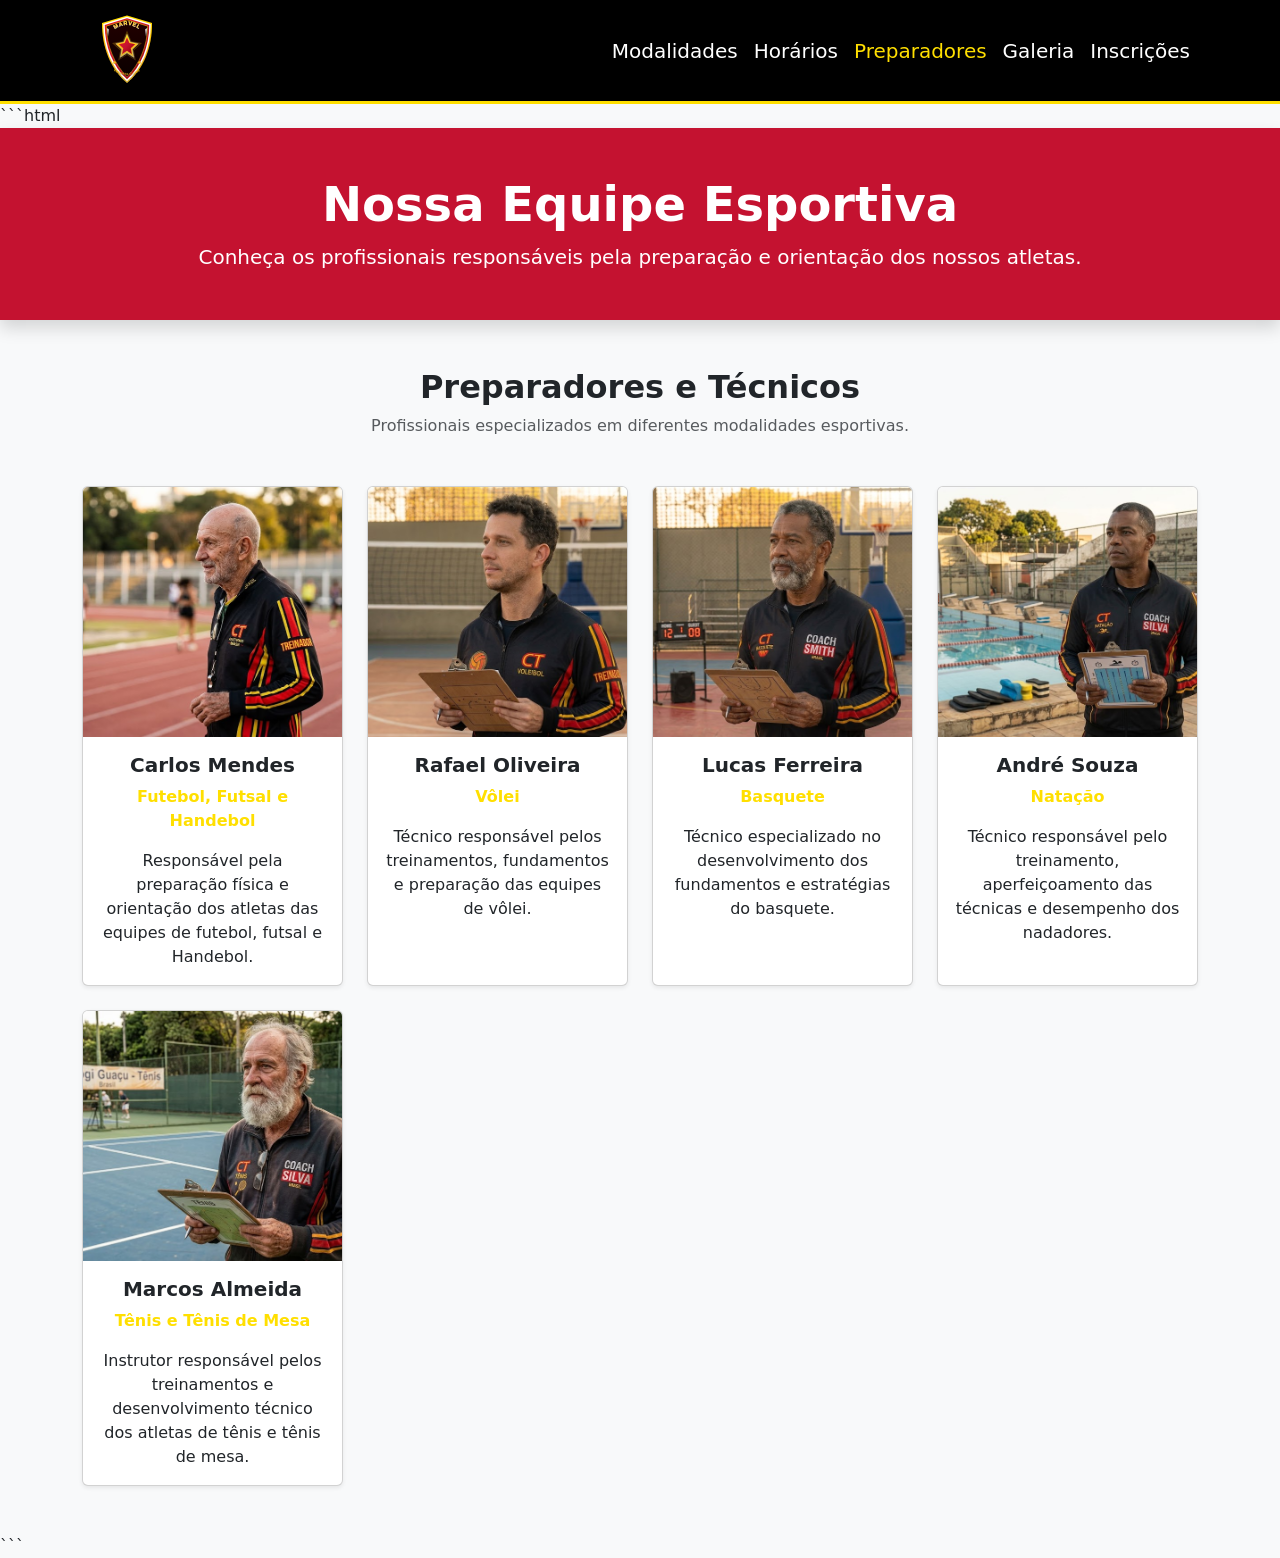
<file: Preparadores.html>
<!DOCTYPE html>
<html lang="pt-br">
<head>
    <meta charset="UTF-8">
    <meta name="viewport" content="width=device-width, initial-scale=1.0">
    <title>Preparadores - Marvel Esporte Clube</title>
    <link href="https://cdn.jsdelivr.net/npm/bootstrap@5.3.8/dist/css/bootstrap.min.css" rel="stylesheet" integrity="sha384-sRIl4kxILFvY47J16cr9ZwB07vP4J8+LH7qKQnuqkuIAvNWLzeN8tE5YBujZqJLB" crossorigin="anonymous">
    <link rel="stylesheet" href="CSS/style.css">
</head>

<body class="bg-light">

<header>
  <nav class="navbar navbar-expand-lg navbar-dark bg-black border-bottom border-marvel-gold border-3 fs-5">
    <div class="container">
      <a class="navbar-brand" href="Index.html">
        <img src="Imagens/Escudo do time.svg" alt="Marvel Esporte Clube" width="90" height="75">
      </a>

      <button class="navbar-toggler" type="button" data-bs-toggle="collapse" data-bs-target="#navbarNav" aria-controls="navbarNav" aria-expanded="false" aria-label="Toggle navigation">
        <span class="navbar-toggler-icon"></span>
      </button>

      <div class="collapse navbar-collapse" id="navbarNav">
        <ul class="navbar-nav ms-auto"> 
          <li class="nav-item">
            <a class="nav-link text-white" href="Index.html">Modalidades</a>
          </li>

          <li class="nav-item">
            <a class="nav-link text-white" href="Horários.html">Horários</a>
          </li>

          <li class="nav-item">
            <a class="nav-link active text-marvel-gold" aria-current="page" href="Preparadores.html">Preparadores</a>
          </li>

          <li class="nav-item">
            <a class="nav-link text-white" href="Galeria.html">Galeria</a>
          </li>

          <li class="nav-item">
            <a class="nav-link text-white" href="Inscrições.html">Inscrições</a>
          </li>         
        </ul>
      </div>     
    </div>
  </nav>
</header>

```html
<main>

    <section class="text-center py-5 bg-marvel-red text-white shadow">
        <div class="container">
            <h1 class="display-5 fw-bold">Nossa Equipe Esportiva</h1>
            <p class="lead mb-0">
                Conheça os profissionais responsáveis pela preparação e orientação dos nossos atletas.
            </p>
        </div>
    </section>

    <section class="container py-5">

        <div class="text-center mb-5">
            <h2 class="fw-bold">Preparadores e Técnicos</h2>
            <p class="text-muted">
                Profissionais especializados em diferentes modalidades esportivas.
            </p>
        </div>

        <div class="row g-4">

            
            <article class="col-xl-3 col-lg-4 col-md-6 col-sm-12">
                <div class="card h-100 shadow-sm">

                    <img src="Imagens/Treinador1.jpg"
                         alt="Carlos Mendes - Futebol e Futsal"
                         class="card-img-top"
                         style="height: 250px; object-fit: cover;">

                    <div class="card-body text-center">
                        <h3 class="h5 fw-bold">Carlos Mendes</h3>
                        <p class="text-marvel-gold fw-bold">
                            Futebol, Futsal e Handebol
                        </p>
                        <p class="card-text">
                            Responsável pela preparação física e orientação dos atletas
                            das equipes de futebol, futsal e Handebol.
                        </p>
                    </div>

                </div>
            </article>

            
            <article class="col-xl-3 col-lg-4 col-md-6 col-sm-12">
                <div class="card h-100 shadow-sm">

                    <img src="Imagens/TreinadorVol.jpg"
                         alt="Rafael Oliveira - Vôlei"
                         class="card-img-top"
                         style="height: 250px; object-fit: cover;">

                    <div class="card-body text-center">
                        <h3 class="h5 fw-bold">Rafael Oliveira</h3>
                        <p class="text-marvel-gold fw-bold">
                            Vôlei
                        </p>
                        <p class="card-text">
                            Técnico responsável pelos treinamentos,
                            fundamentos e preparação das equipes de vôlei.
                        </p>
                    </div>

                </div>
            </article>

            
            <article class="col-xl-3 col-lg-4 col-md-6 col-sm-12">
                <div class="card h-100 shadow-sm">

                    <img src="Imagens/TreinadorBas.jpg"
                         alt="Lucas Ferreira - Basquete"
                         class="card-img-top"
                         style="height: 250px; object-fit: cover;">

                    <div class="card-body text-center">
                        <h3 class="h5 fw-bold">Lucas Ferreira</h3>
                        <p class="text-marvel-gold fw-bold">
                            Basquete
                        </p>
                        <p class="card-text">
                            Técnico especializado no desenvolvimento
                            dos fundamentos e estratégias do basquete.
                        </p>
                    </div>

                </div>
            </article>

            
            <article class="col-xl-3 col-lg-4 col-md-6 col-sm-12">
                <div class="card h-100 shadow-sm">

                    <img src="Imagens/TreinadorNat.jpg"
                         alt="André Souza - Natação"
                         class="card-img-top"
                         style="height: 250px; object-fit: cover;">

                    <div class="card-body text-center">
                        <h3 class="h5 fw-bold">André Souza</h3>
                        <p class="text-marvel-gold fw-bold">
                            Natação
                        </p>
                        <p class="card-text">
                            Técnico responsável pelo treinamento,
                            aperfeiçoamento das técnicas e desempenho dos nadadores.
                        </p>
                    </div>

                </div>
            </article>

            
            <article class="col-xl-3 col-lg-4 col-md-6 col-sm-12">
                <div class="card h-100 shadow-sm">

                    <img src="Imagens/TreinadorTen.jpg"
                         alt="Marcos Almeida - Tênis e Tênis de Mesa"
                         class="card-img-top"
                         style="height: 250px; object-fit: cover;">

                    <div class="card-body text-center">
                        <h3 class="h5 fw-bold">Marcos Almeida</h3>
                        <p class="text-marvel-gold fw-bold">
                            Tênis e Tênis de Mesa
                        </p>
                        <p class="card-text">
                            Instrutor responsável pelos treinamentos e desenvolvimento
                            técnico dos atletas de tênis e tênis de mesa.
                        </p>
                    </div>

                </div>
            </article>

        </div>
    </section>

</main>
```
</file>
<file: CSS/style.css>
.bg-marvel-red {
    background-color: #C41230 !important;
}

.text-marvel-gold {
    color: #FFDF00 !important;
}

.border-marvel-gold {
    border-color: #FFDF00 !important;
}
</file>
